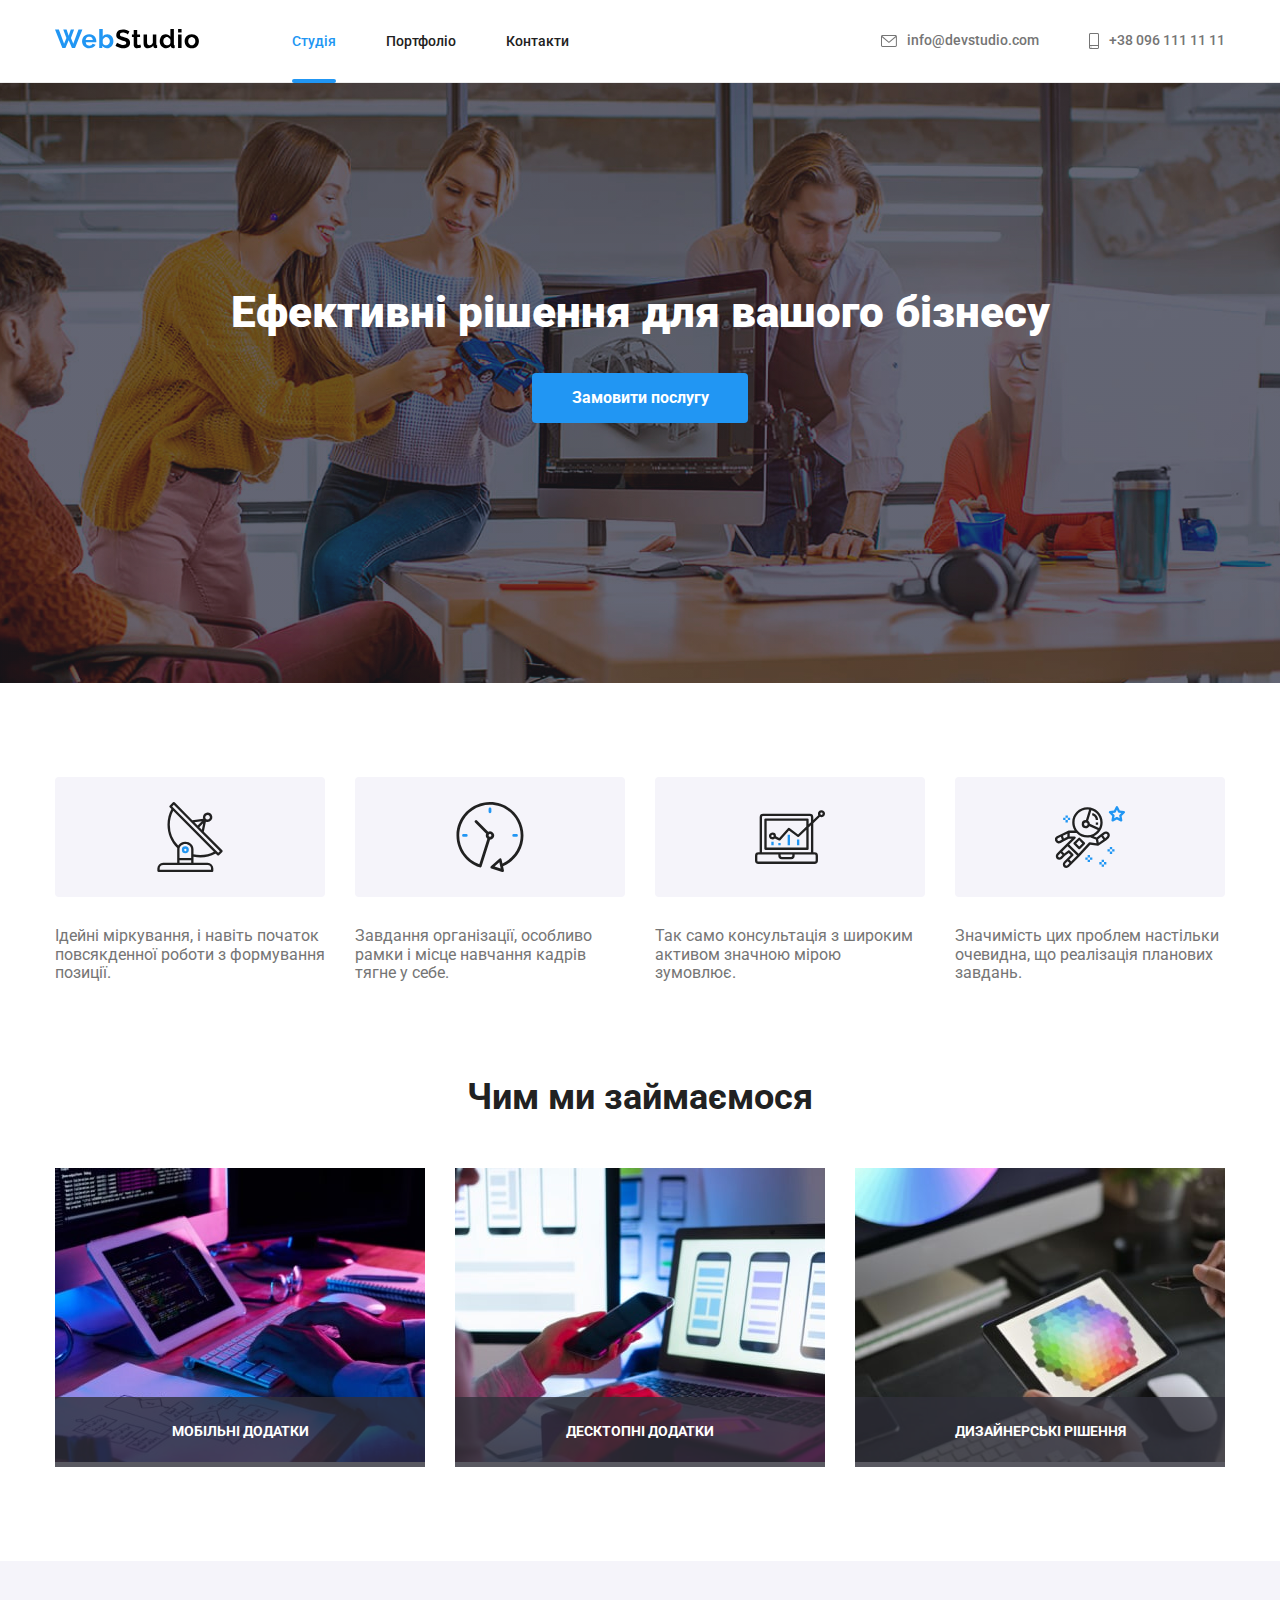
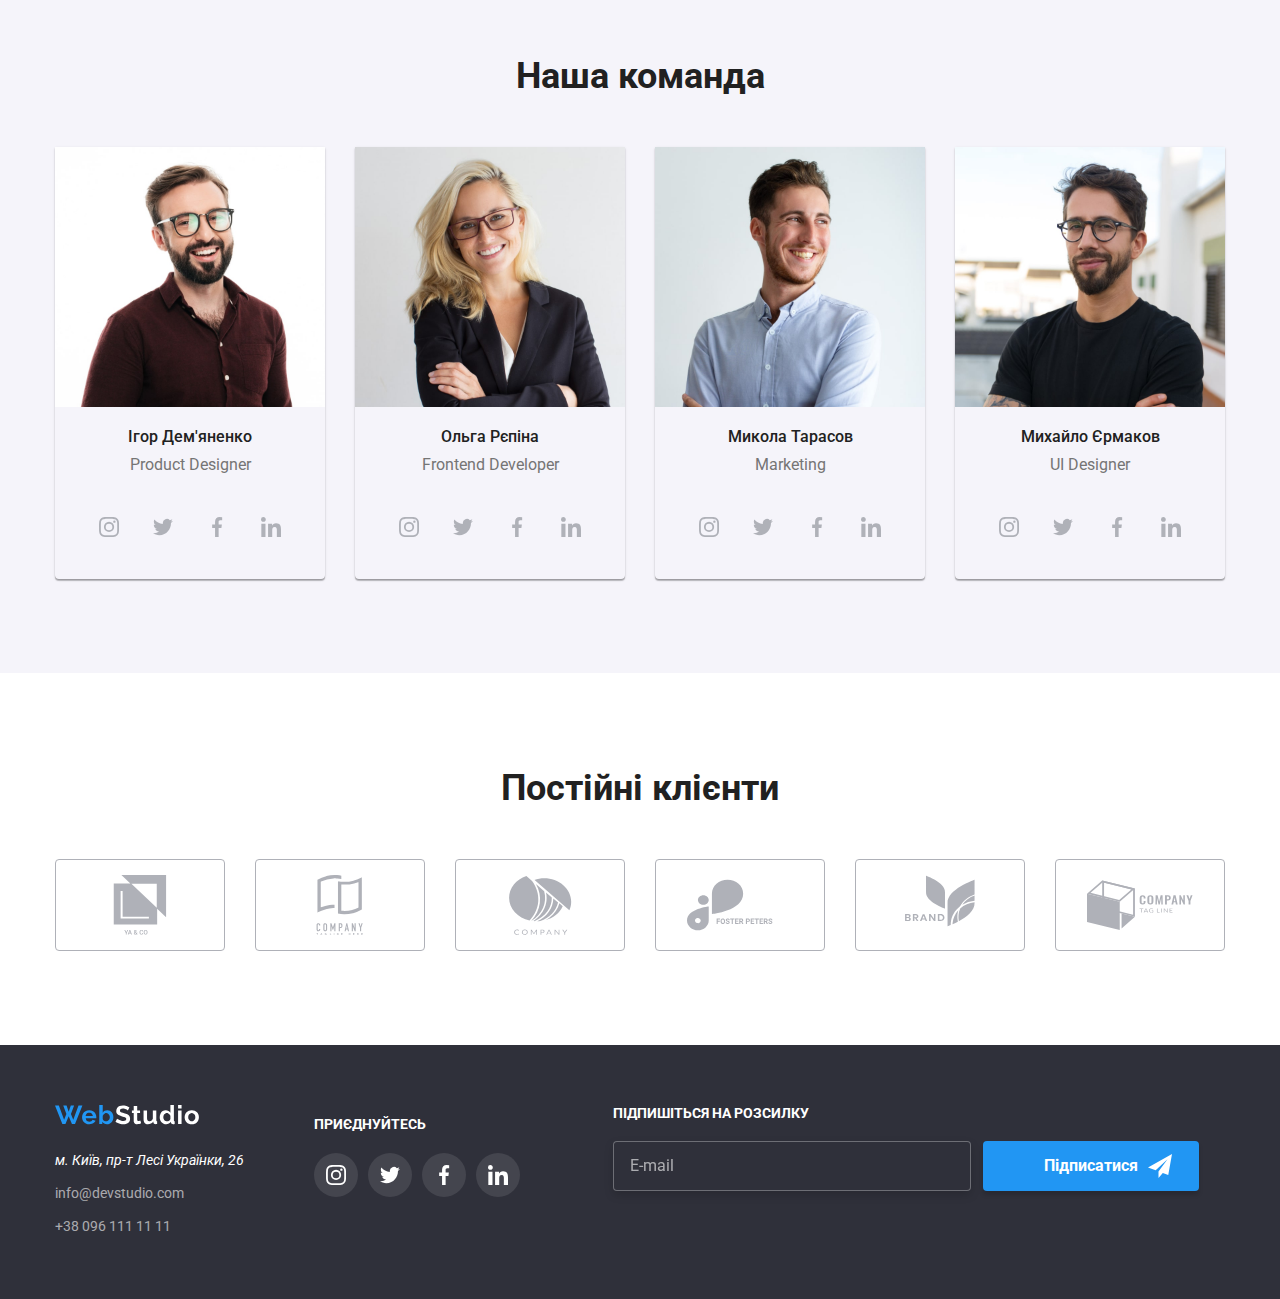
<file: index.html>
<!DOCTYPE html>
<html lang="uk">
  <head>
    <meta charset="UTF-8" />
    <meta http-equiv="X-UA-Compatible" content="IE=edge" />
    <meta name="viewport" content="width=device-width, initial-scale=1.0" />
    <title>Студія</title>
    <link
      rel="stylesheet"
      href="https://cdnjs.cloudflare.com/ajax/libs/modern-normalize/1.1.0/modern-normalize.css"
    />
    <link rel="stylesheet" href="./css/main.min.css" />
    <link rel="preconnect" href="https://fonts.googleapis.com" />
    <link rel="preconnect" href="https://fonts.gstatic.com" crossorigin />
    <link
      href="https://fonts.googleapis.com/css2?family=Raleway:wght@700&family=Roboto:wght@400;500;700;900&display=swap"
      rel="stylesheet"
    />
  </head>
  <body class="page">
    <header class="page-header">
      <nav class="container main-nav">
        <a href="index.html">
          <img src="./imges/logo.svg" alt="Logo" />
        </a>
        <ul class="site-nav list">
          <li class="site-nav__item">
            <a class="site-nav__link site-nav__link--curent" href="./index.html">Студія</a>
          </li>
          <li class="site-nav__item">
            <a class="site-nav__link" href="./portfolio.html">Портфоліо</a>
          </li>
          <li class="site-nav__item">
            <a class="site-nav__link" href="#">Контакти</a></li>
        </ul>
        <ul class="auth-nav list">
          <li class="auth-nav__item">
            <a class="auth-nav__link" href="mailto:info@devstudio.com">
              <svg class="auth-nav__icon" width="16" height="12">
                <use href="./imges/icons.svg#envelope"></use></svg><span>info@devstudio.com</span>
            </a>
          </li>
          <li class="auth-nav__item">
            <a class="auth-nav__link" href="tel:+380961111111">
              <svg class="auth-nav__icon" width="10" height="16">
                <use href="./imges/icons.svg#smartphone"></use></svg><span>+38 096 111 11 11</span></a
            >
          </li>
        </ul>
      </nav>
    </header>
    <main>
      <!-- Hero -->
      <section class="hero">
        <h1 class="hero__title">Ефективні рішення для вашого бізнесу</h1>
        <button class="hero__button button " type="button" data-modal-open>
          Замовити послугу
        </button>
      </section>
      <!--Головні риси працівників-->
      <section class="features section">
        <div class="container">
          <h2 class=" features__title ">Головні риси працівників</h2>
          <ul class="features__list">
            <li class="features__item">
              <div class="features__icon-bcg">
                <svg class="features__icon" width="70" height="70">
                  <use href="./imges/icons.svg#antenna"></use>
                </svg>
              </div>
              <h3 class="features__title">УВАГА ДО ДЕТАЛЕЙ</h3>
              <p class="features__text">
                Ідейні міркування, і навіть початок повсякденної роботи з
                формування позиції.
              </p>
            </li>
            <li class="features__item">
              <div class="features__icon-bcg">
                <svg class="features__icon" width="70" height="70">
                  <use href="./imges/icons.svg#clock"></use>
                </svg>
              </div>
              <h3 class="features__title">ПУНКТУАЛЬНІСТЬ</h3>
              <p class="features__text">
                Завдання організації, особливо рамки і місце навчання кадрів
                тягне у себе.
              </p>
            </li>
            <li class="features__item">
              <div class="features__icon-bcg">
                <svg class="features__icon" width="70" height="70">
                  <use href="./imges/icons.svg#diagram"></use>
                </svg>
              </div>
              <h3 class="features__title">ПЛАНУВАННЯ</h3>
              <p class="features__text">
                Так само консультація з широким активом значною мірою зумовлює.
              </p>
            </li>
            <li class="features__item">
              <div class="features__icon-bcg">
                <svg class="features__icon" width="70" height="70">
                  <use href="./imges/icons.svg#astronaut"></use>
                </svg>
              </div>
              <h3 class="features__title">СУЧАСНІ ТЕХНОЛОГІЇ</h3>
              <p class="features__text">
                Значимість цих проблем настільки очевидна, що реалізація
                планових завдань.
              </p>
            </li>
          </ul>
        </div>
      </section>
      <!--Чим ми займаємося-->
      <section class="work section ">
        <div class="container">
          <h2 class="section-title">Чим ми займаємося</h2>
          <ul class="work__list">
            <li class="work__item">
              <img src="./imges/img1-min.jpg" alt="комп'ютер" width="370" />
              <p class="work__text">Мобільні додатки</p>
            </li>
            <li class="work__item">
              <img src="./imges/img2-min.jpg" alt="телефон" width="370" />
              <p class="work__text">Десктопні додатки</p>
            </li>
            <li class="work__item">
              <img src="./imges/img3-min.jpg" alt="планшет" width="370" />
              <p class="work__text">Дизайнерські рішення</p>
            </li>
          </ul>
        </div>
      </section>
      <!--Наша команда-->
      <section class="section employee">
        <div class="container">
          <h2 class=" section-title">Наша команда</h2>
          <ul class="employee__list">
            <li class="employee__item">
              <img src="./imges/Igor.jpg" alt="Ігор" width="270" />
              <h3 class="employee__title">Ігор Дем'яненко</h3>
              <p class="employee__text" lang="en">Product Designer</p>
              <ul class="employee__socials list">
                <li class="employee__social">
                  <a class="employee__link " href="">
                    <svg class="employee__icon" width="20" height="20">
                      <use href="./imges/icons.svg#instagram"></use>
                    </svg>
                  </a>
                </li>
                <li class="employee__social">
                  <a class="employee__link " href="">
                    <svg class="employee__icon" width="20" height="20">
                      <use href="./imges/icons.svg#twitter"></use>
                    </svg>
                  </a>
                </li>
                <li class="employee__social">
                  <a class="employee__link " href="">
                    <svg class="employee__icon" width="20" height="20">
                      <use href="./imges/icons.svg#facebook"></use>
                    </svg>
                  </a>
                </li>
                <li class="employee__social">
                  <a class="employee__link " href="">
                    <svg class="employee__icon" width="20" height="20">
                      <use href="./imges/icons.svg#linkedin"></use>
                    </svg>
                  </a>
                </li>
              </ul>
            </li>
            <li class="employee__item">
              <img src="./imges/Olga.jpg" alt="Ольга" width="270" />
              <h3 class="employee__title">Ольга Рєпіна</h3>
              <p class="employee__text" lang="en">Frontend Developer</p>
              <ul class="employee__socials list">
                <li class="employee__social">
                  <a class="employee__link" href="">
                    <svg class="employee__icon" width="20" height="20">
                      <use href="./imges/icons.svg#instagram"></use>
                    </svg>
                  </a>
                </li>
                <li class="employee__social">
                  <a class="employee__link" href="">
                    <svg class="employee__icon" width="20" height="20">
                      <use href="./imges/icons.svg#twitter"></use>
                    </svg>
                  </a>
                </li>
                <li class="employee__social">
                  <a class="employee__link" href="">
                    <svg class="employee__icon" width="20" height="20">
                      <use href="./imges/icons.svg#facebook"></use>
                    </svg>
                  </a>
                </li>
                <li class="employee__social">
                  <a class="employee__link" href="">
                    <svg class="employee__icon" width="20" height="20">
                      <use href="./imges/icons.svg#linkedin"></use>
                    </svg>
                  </a>
                </li>
              </ul>
            </li>
            <li class="employee__item">
              <img src="./imges/Mikola.jpg" alt="Микола" width="270" />
              <h3 class="employee__title">Микола Тарасов</h3>
              <p class="employee__text" lang="en">Marketing</p>
              <ul class="employee__socials list">
                <li class="employee__social">
                  <a class="employee__link" href="">
                    <svg class="employee__icon" width="20" height="20">
                      <use href="./imges/icons.svg#instagram"></use>
                    </svg>
                  </a>
                </li>
                <li class="employee__social">
                  <a class="employee__link" href="">
                    <svg class="employee__icon" width="20" height="20">
                      <use href="./imges/icons.svg#twitter"></use>
                    </svg>
                  </a>
                </li>
                <li class="employee__social">
                  <a class="employee__link" href="">
                    <svg class="employee__icon" width="20" height="20">
                      <use href="./imges/icons.svg#facebook"></use>
                    </svg>
                  </a>
                </li>
                <li class="employee__social">
                  <a class="employee__link" href="">
                    <svg class="employee__icon" width="20" height="20">
                      <use href="./imges/icons.svg#linkedin"></use>
                    </svg>
                  </a>
                </li>
              </ul>
            </li>
            <li class="employee__item">
              <img src="./imges/Mihaylo.jpg" alt="Михайло" width="270" />
              <h3 class="employee__title">Михайло Єрмаков</h3>
              <p class="employee__text" lang="en">UI Designer</p>
              <ul class="employee__socials list">
                <li class="employee__social">
                  <a class="employee__link" href="">
                    <svg class="employee__icon" width="20" height="20">
                      <use href="./imges/icons.svg#instagram"></use>
                    </svg>
                  </a>
                </li>
                <li class="employee__social">
                  <a class="employee__link" href="">
                    <svg class="employee__icon" width="20" height="20">
                      <use href="./imges/icons.svg#twitter"></use>
                    </svg>
                  </a>
                </li>
                <li class="employee__social">
                  <a class="employee__link" href="">
                    <svg class="employee__icon" width="20" height="20">
                      <use href="./imges/icons.svg#facebook"></use>
                    </svg>
                  </a>
                </li>
                <li class="employee__social">
                  <a class="employee__link" href="">
                    <svg class="employee__icon" width="20" height="20">
                      <use href="./imges/icons.svg#linkedin"></use>
                    </svg>
                  </a>
                </li>
              </ul>
            </li>
          </ul>
        </div>
      </section>
      <!-- Наші клієнти -->
      <section class="section clients">
        <div class="container">
          <h2 class="section-title">Постійні клієнти</h2>
          <ul class="clients__list">
            <li class="clients__item">
              <a class="clients__link" href=""
                ><svg class="clients__icon" width="106" height="60">
                  <use href="./imges/icons.svg#group1"></use></svg></a>
            </li>
            <li class="clients__item">
              <a class="clients__link" href=""
                ><svg class="clients__icon" width="106" height="60">
                  <use href="./imges/icons.svg#group2"></use></svg></a>
            </li>
            <li class="clients__item">
              <a class="clients__link" href=""
                ><svg class="clients__icon" width="106" height="60">
                  <use href="./imges/icons.svg#group3"></use></svg></a>
            </li>
            <li class="clients__item">
              <a class="clients__link" href=""
                ><svg class="clients__icon" width="106" height="60">
                  <use href="./imges/icons.svg#group4"></use></svg></a>
            </li>
            <li class="clients__item">
              <a class="clients__link" href="">
                <svg class="clients__icon" width="106" height="60">
                  <use href="./imges/icons.svg#group5"></use></svg></a>
            </li>
            <li class="clients__item">
              <a class="clients__link" href=""
                ><svg class="clients__icon" width="106" height="60">
                  <use href="./imges/icons.svg#group6"></use></svg></a>
            </li>
          </ul>
        </div>
      </section>
    </main>
    <!-- footer -->
    <footer class="footer">
      <div class="footer__flex container">
        <div>
          <a class="footer__logo" href="index.html"
            ><img src="./imges/logofooter.svg" alt="Logo"
          /></a>
          <address class="footer__address">м. Київ, пр-т Лесі Українки, 26</address>
          <ul class="footer__list list">
            <li class="footer__mail">
              <a class="footer__link" href="mailto:info@devstudio.com"
                >info@devstudio.com</a
              >
            </li>
            <li class="footer__tel">
              <a class="footer__link" href="tel:+380961111111">+38 096 111 11 11</a>
            </li>
          </ul>
        </div>
        <div class="follow">
          <p class="follow__text">Приєднуйтесь</p>
          <ul class="follow__list list">
            <li class="follow__item">
              <a class="follow__link" href="">
                <svg class="follow__icon" width="20" height="20">
                  <use href="./imges/icons.svg#instagram"></use></svg></a>
            </li>
            <li class="follow__item">
              <a class="follow__link" href="">
                <svg class="follow__icon" width="20" height="20">
                  <use href="./imges/icons.svg#twitter"></use></svg></a>
            </li>
            <li class="follow__item">
              <a class="follow__link" href="">
                <svg class="follow__icon" width="20" height="20">
                  <use href="./imges/icons.svg#facebook"></use></svg></a>
            </li>
            <li class="follow__item">
              <a class="follow__link" href=""
                ><svg class="follow__icon" width="20" height="20">
                  <use href="./imges/icons.svg#linkedin"></use></svg></a>
            </li>
          </ul>
        </div>
        <div>
          <!-- form-subscription -->
          <form class="js-speaker-form subscription">
              <label class="subscription__fieldset"  ><span class="subscription__title">Підпишіться на розсилку</span>
               <input class="subscription__email" type="email" name="mail" placeholder="E-mail"/></label>
              <button class="subscription__button button " type="submit"><span class="text">Підписатися</span> 
                <svg class="subscription__icon" width="24" height="24">
                  <use href="./imges/icons.svg#icon-send-1"></use>
                </svg>
              </button>
          </form>
        </div>
      </div>
    </footer>
    <!-- Backdrop -->
    <div class="backdrop is-hidden" data-modal>
      <div class="backdrop__modal">
        <button class="backdrop__button" data-modal-close>&#10005;</button>
        <h2 class="backdrop__title">Залиште свої дані, ми вам передзвонимо</h2>
        <form class="js-speaker-form form">
              <label class="form__fieldset" ><span class="form-title">Ім'я</span>
                <span class="form__aside">
                  <input class="form__info" type="text" name="name" required  />
                <svg class="form__icon" width="18" height="18">
                  <use href="./imges/icons.svg#person-black-18dp-1-1"></use>
                </svg>
                </span>
            </label>
              
              <label class="form__fieldset" >
                <span class="form__title">Телефон</span>
                <span class="form__aside">
                      <input class="form__info" type="tel" name="tel"  required  />
              <svg class="form__icon" width="18" height="18">
                  <use href="./imges/icons.svg#phone-black-18dp-1-1"></use>
                </svg>
                </span>
             </label>
              
              <label class="form__fieldset" >
                <span class="form__title">Пошта</span> 
                <span class="form__aside">
                  <input class="form__info" type="email" name="mail"  required /> 
              <svg class="form__icon" width="18" height="18">
                  <use href="./imges/icons.svg#email-black-18dp-1-1"></use>
                </svg>
                </span>
                </label>
              <label >
                  <span class="form__title">Коментар</span> 
                  <textarea class=" form__text" name="comment" placeholder="Введіть текст"  cols="30" rows="10"></textarea>
              </label>
             <div class="form__checked">
               <input class="form__mark visually-hidden" type="checkbox" name="agry" id="checked-modal" value="agry"/>
                <label class="form__excerpt" for="checked-modal" >
                  Погоджуюся з розсилкою та приймаю <a class="form__link" href="">Умови договору </a>
                </label>
             </div>
              <button class="form__button" type="submit">Відправити
              </button>
          </form>
      </div>
    </div>
    <script src="./js/modal.js"></script>
    <script>
      (() => {
        document
          .querySelector(".js-speaker-form")
          .addEventListener("submit", (e) => {
            e.preventDefault();

            new FormData(e.currentTarget).forEach((value, name) =>
              console.log(`${name}: ${value}`)
            );

            e.currentTarget.reset();
          });
      })();
    </script>
  </body>
</html>
</file>
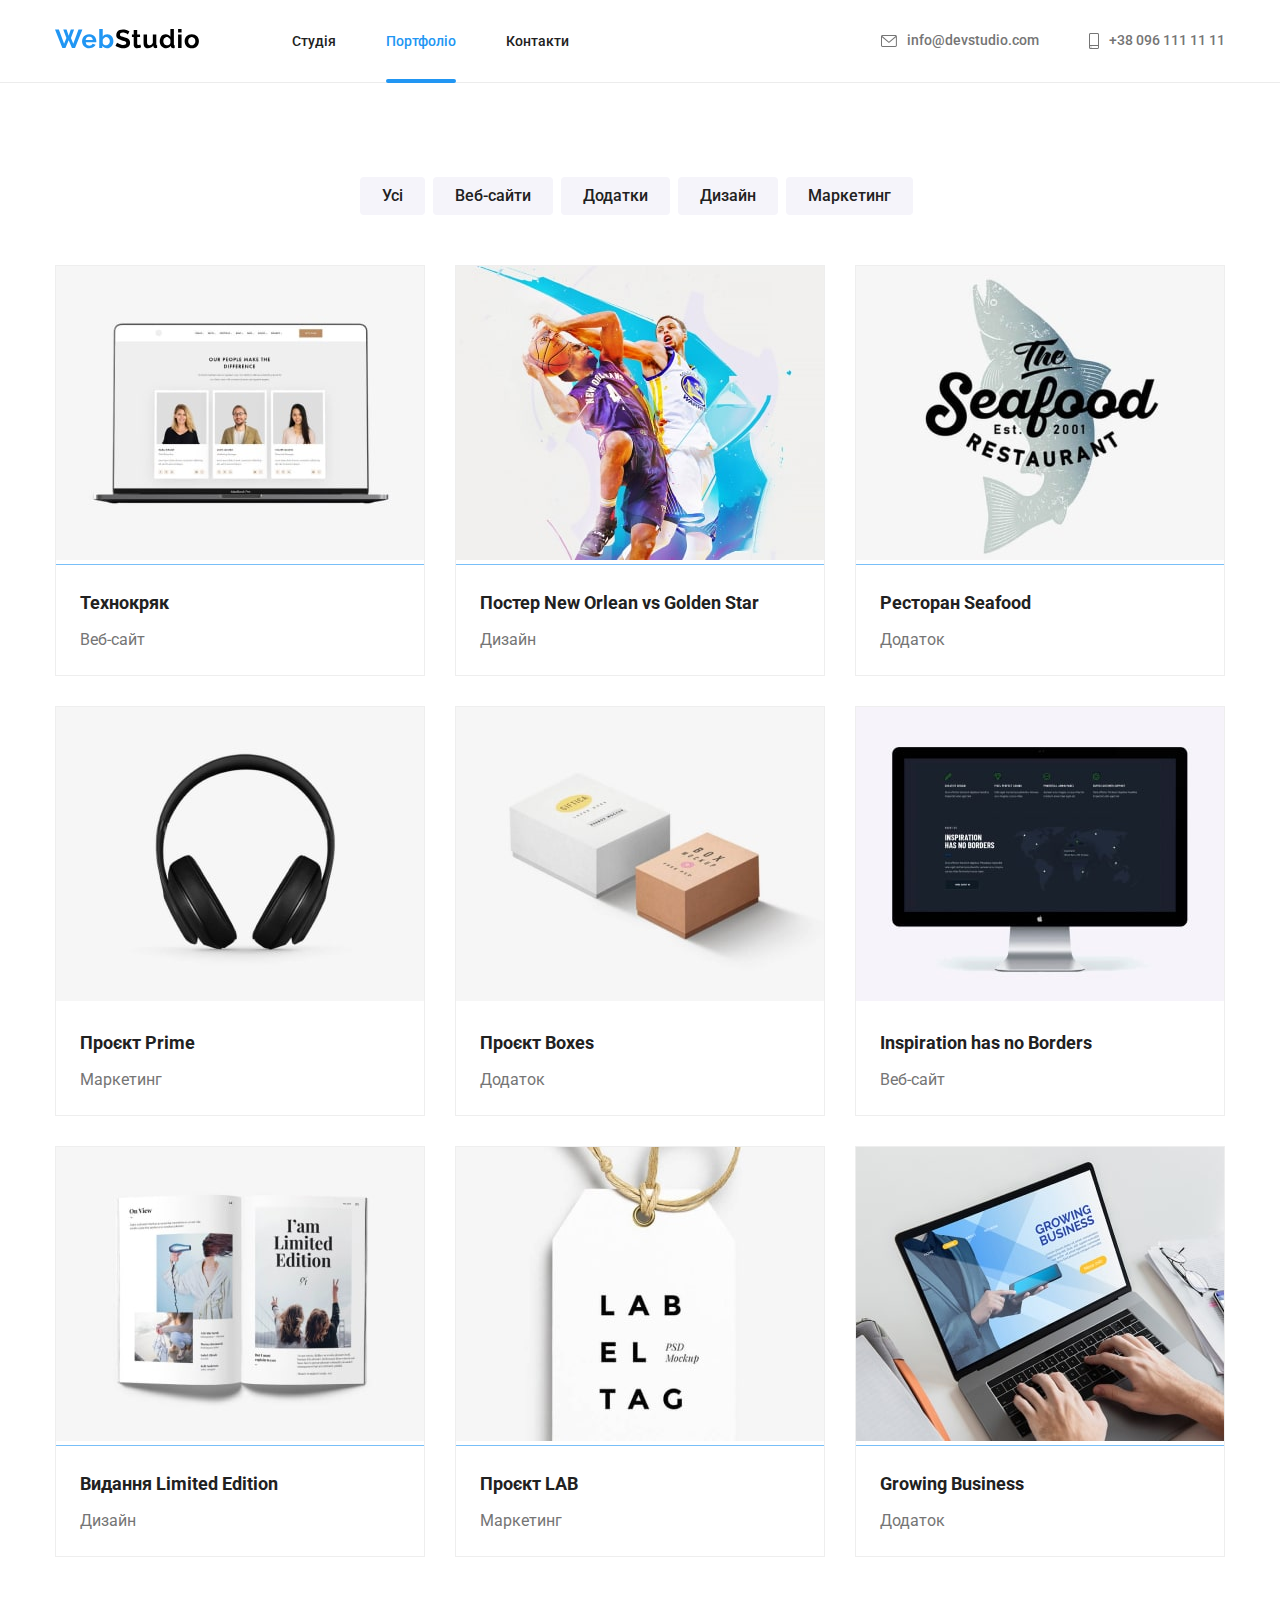
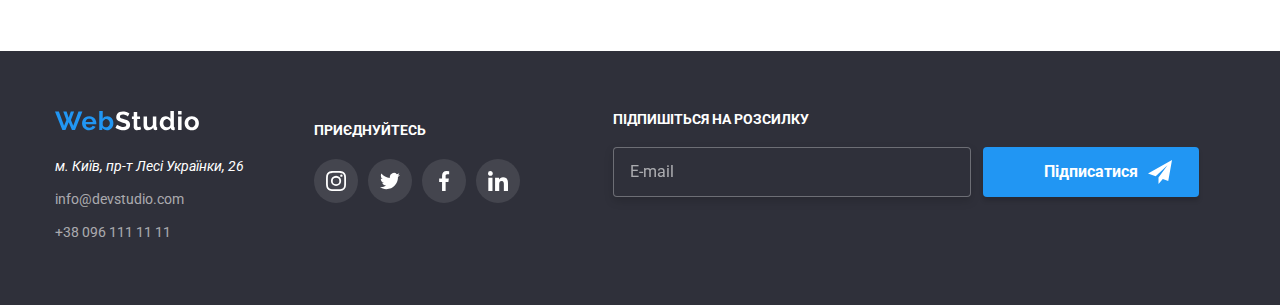
<file: portfolio.html>
<!DOCTYPE html>
<html lang="en">
  <head>
    <meta charset="UTF-8" />
    <meta http-equiv="X-UA-Compatible" content="IE=edge" />
    <meta name="viewport" content="width=device-width, initial-scale=1.0" />
    <title>portfolio</title>
    <link
      rel="stylesheet"
      href="https://cdnjs.cloudflare.com/ajax/libs/modern-normalize/1.1.0/modern-normalize.css"
    />
    <link rel="stylesheet" href="./css/main.min.css" />
    <link rel="preconnect" href="https://fonts.googleapis.com" />
    <link rel="preconnect" href="https://fonts.gstatic.com" crossorigin />
    <link
      href="https://fonts.googleapis.com/css2?family=Raleway:wght@700&family=Roboto:wght@400;500;700;900&display=swap"
      rel="stylesheet"
    />
  </head>
  <body class="page">
    <header class="page-header">
      <nav class="container main-nav">
        <a href="index.html">
          <img src="./imges/logo.svg" alt="Logo" />
        </a>
        <ul class="site-nav list">
          <li class="site-nav__item">
            <a class="site-nav__link " href="./index.html">Студія</a>
          </li>
          <li class="site-nav__item">
            <a class="site-nav__link site-nav__link--curent" href="./portfolio.html">Портфоліо</a>
          </li>
          <li class="site-nav__item">
            <a class="site-nav__link" href="#">Контакти</a>
          </li>
        </ul>
        <ul class="auth-nav list">
          <li class="auth-nav__item">
            <a class="auth-nav__link" href="mailto:info@devstudio.com">
              <svg class="auth-nav__icon" width="16" height="12">
                <use href="./imges/icons.svg#envelope"></use></svg>
                <span>info@devstudio.com</span>
            </a>
          </li>
          <li class="auth-nav__item">
            <a class="auth-nav__link" href="tel:+380961111111">
              <svg class="auth-nav__icon" width="10" height="16">
                <use href="./imges/icons.svg#smartphone"></use></svg>
                <span>+38 096 111 11 11</span></a
            >
          </li>
        </ul>
      </nav>
    </header>
    <main>
      <!-- кнопки -->
      <section class="section">
        <div class="container">
          <div class="nav">
          <ul class="nav__list">
            <li class="nav__item">
              <button class="nav__button button " type="button">Усі</button>
            </li>
            <li class="nav__item">
              <button class="nav__button button" type="button">Веб-сайти</button>
            </li>
            <li class="nav__item">
              <button class="nav__button button" type="button">Додатки</button>
            </li>
            <li class="nav__item">
              <button class="nav__button button" type="button">Дизайн</button>
            </li>
            <li class="nav__item">
              <button class="nav__button button" type="button">Маркетинг</button>
            </li>
          </ul>
          </div>
      <!-- Карточки з продуктами -->
      <div class="product">
          <ul class="product__list">
            <li class="product__item">
              <a href="" class="product__link">
                <div class="product__img">
                  <img
                    class="product__photo"
                    src="./imges/технокряк.jpg"
                    alt="технокряк"
                    width="370"
                  />
                  <div class="product__overlay">
                    <p class="product__actions">
                      Ресурс пропонує комплексні пропозиції з різним рівнем
                      функціоналу та сервісів. Все це дозволить відвідувачу
                      отримати вичерпні відомості про компанію чи приватну
                      особу.
                    </p>
                  </div>
                </div>
                <div class="product__inform">
                  <h3 class="product__title">Технокряк</h3>
                  <p class="product__text">Веб-сайт</p>
                </div>
              </a>
            </li>

            <li class="product__item">
              <a href="" class="product__link">
                <div class="product__img">
                  <img
                    src="./imges/Постер-New-Orlean-vs-Golden-Star.jpg"
                    alt="технокряк"
                    width="370"
                  />
                  <div class="product__overlay">
                    <p class="product__actions">
                      Ресурс пропонує комплексні пропозиції з різним рівнем
                      функціоналу та сервісів. Все це дозволить відвідувачу
                      отримати вичерпні відомості про компанію чи приватну
                      особу.
                    </p>
                  </div>
                </div>
                <div class="product__inform">
                  <h3 class="product__title">Постер New Orlean vs Golden Star</h3>
                  <p class="product__text">Дизайн</p>
                </div>
              </a>
            </li>

            <li class="product__item">
              <a href="" class="product__link">
                <div class="product__img">
                  <img
                    src="./imges/ресторан-Seafood.jpg"
                    alt="технокряк"
                    width="370"
                  />
                  <div class="product__overlay">
                    <p class="product__actions">
                      Ресурс пропонує комплексні пропозиції з різним рівнем
                      функціоналу та сервісів. Все це дозволить відвідувачу
                      отримати вичерпні відомості про компанію чи приватну
                      особу.
                    </p>
                  </div>
                </div>
                <div class="product__inform">
                  <h3 class="product__title">Ресторан Seafood</h3>
                  <p class="product__text">Додаток</p>
                </div>
              </a>
            </li>

            <li class="product__item">
              <a href="" class="product__link">
                <div class="product__img">
                  <img
                    src="./imges/Проєкт-Prime.jpg"
                    alt="технокряк"
                    width="370"
                  />
                  <div class="product__overlay">
                    <p class="product__actions">
                      Ресурс пропонує комплексні пропозиції з різним рівнем
                      функціоналу та сервісів. Все це дозволить відвідувачу
                      отримати вичерпні відомості про компанію чи приватну
                      особу.
                    </p>
                  </div>
                </div>
                <div class="product__inform">
                  <h3 class="product__title">Проєкт Prime</h3>
                  <p class="product__text">Маркетинг</p>
                </div>
              </a>
            </li>

            <li class="product__item">
              <a href="" class="product__link">
                <div class="product__img">
                  <img
                    src="./imges/Проєкт-Boxes.jpg"
                    alt="технокряк"
                    width="370"
                  />
                  <div class="product__overlay">
                    <p class="product__actions">
                      Ресурс пропонує комплексні пропозиції з різним рівнем
                      функціоналу та сервісів. Все це дозволить відвідувачу
                      отримати вичерпні відомості про компанію чи приватну
                      особу.
                    </p>
                  </div>
                </div>
                <div class="product__inform">
                  <h3 class="product__title">Проєкт Boxes</h3>
                  <p class="product__text">Додаток</p>
                </div>
              </a>
            </li>

            <li class="product__item">
              <a href="" class="product__link">
                <div class="product__img">
                  <img
                    src="./imges/Inspiration-has-no-Borders.jpg"
                    alt="технокряк"
                    width="370"
                  />
                  <div class="product__overlay">
                    <p class="product__actions">
                      Ресурс пропонує комплексні пропозиції з різним рівнем
                      функціоналу та сервісів. Все це дозволить відвідувачу
                      отримати вичерпні відомості про компанію чи приватну
                      особу.
                    </p>
                  </div>
                </div>
                <div class="product__inform">
                  <h3 class="product__title">Inspiration has no Borders</h3>
                  <p class="product__text">Веб-сайт</p>
                </div>
              </a>
            </li>

            <li class="product__item">
              <a href="" class="product__link">
                <div class="product__img">
                  <img
                    src="./imges/Видання-Limited-Edition.jpg"
                    alt="технокряк"
                    width="370"
                  />
                  <div class="product__overlay">
                    <p class="product__actions">
                      Ресурс пропонує комплексні пропозиції з різним рівнем
                      функціоналу та сервісів. Все це дозволить відвідувачу
                      отримати вичерпні відомості про компанію чи приватну
                      особу.
                    </p>
                  </div>
                </div>
                <div class="product__inform">
                  <h3 class="product__title">Видання Limited Edition</h3>
                  <p class="product__text">Дизайн</p>
                </div>
              </a>
            </li>

            <li class="product__item">
              <a href="" class="product__link">
                <div class="product__img">
                  <img
                    src="./imges/Проєкт-LAB.jpg"
                    alt="технокряк"
                    width="370"
                  />
                  <div class="product__overlay">
                    <p class="product__actions">
                      Ресурс пропонує комплексні пропозиції з різним рівнем
                      функціоналу та сервісів. Все це дозволить відвідувачу
                      отримати вичерпні відомості про компанію чи приватну
                      особу.
                    </p>
                  </div>
                </div>
                <div class="product__inform">
                  <h3 class="product__title">Проєкт LAB</h3>
                  <p class="product__text">Маркетинг</p>
                </div>
              </a>
            </li>

            <li class="product__item">
              <a href="" class="product__link">
                <div class="product__img">
                  <img
                    src="./imges/Growing-Business.jpg"
                    alt="технокряк"
                    width="370"
                  />
                  <div class="product__overlay">
                    <p class="product__actions">
                      Ресурс пропонує комплексні пропозиції з різним рівнем
                      функціоналу та сервісів. Все це дозволить відвідувачу
                      отримати вичерпні відомості про компанію чи приватну
                      особу.
                    </p>
                  </div>
                </div>
                <div class="product__inform">
                  <h3 class="product__title">Growing Business</h3>
                  <p class="product__text">Додаток</p>
                </div>
              </a>
            </li>
          </ul>
          </div>
        </div>
      </section>
    </main>
    <!-- Foother -->
    <footer class="footer">
      <div class="footer__flex container">
        <div>
          <a class="footer__logo" href="index.html"
            ><img src="./imges/logofooter.svg" alt="Logo"
          /></a>
          <address class="footer__address">
            м. Київ, пр-т Лесі Українки, 26
          </address>
          <ul class="footer__list list">
            <li class="footer__mail">
              <a class="footer__link" href="mailto:info@devstudio.com"
                >info@devstudio.com</a
              >
            </li>
            <li class="footer__tel">
              <a class="footer__link" href="tel:+380961111111"
                >+38 096 111 11 11</a
              >
            </li>
          </ul>
        </div>
        <div class="follow">
          <p class="follow__text">Приєднуйтесь</p>
          <ul class="follow__list list">
            <li class="follow__item">
              <a class="follow__link" href="">
                <svg class="follow__icon" width="20" height="20">
                  <use href="./imges/icons.svg#instagram"></use></svg></a>
            </li>
            <li class="follow__item">
              <a class="follow__link" href="">
                <svg class="follow__icon" width="20" height="20">
                  <use href="./imges/icons.svg#twitter"></use></svg></a>
            </li>
            <li class="follow__item">
              <a class="follow__link" href="">
                <svg class="follow__icon" width="20" height="20">
                  <use href="./imges/icons.svg#facebook"></use></svg></a>
            </li>
            <li class="follow__item">
              <a class="follow__link" href=""
                ><svg class="follow__icon" width="20" height="20">
                  <use href="./imges/icons.svg#linkedin"></use></svg></a>
            </li>
          </ul>
        </div>
        <div>
          <!-- form-subscription -->
          <form class="js-speaker-form subscription">
            <label class="subscription__fieldset"
              ><span class="subscription__title">Підпишіться на розсилку</span>
              <input
                class="subscription__email"
                type="email"
                name="mail"
                placeholder="E-mail"
            /></label>
            <button class="subscription__button button" type="submit">
              <span class="text">Підписатися</span>
              <svg class="subscription__icon" width="24" height="24">
                <use href="./imges/icons.svg#icon-send-1"></use>
              </svg>
            </button>
          </form>
        </div>
      </div>
    </footer>
  </body>
</html>
</file>
<file: css/main.min.css>
:root{--primary-text-color: #757575;--title-text-color: #212121;--accent-color: #2196F3;--ptimary-white-color: #fff}.page{background-color:var(--ptimary-bgc-color);color:var(--primary-text-color);font-family:"Roboto",sans-serif;margin:o}.list{list-style:none;padding:0;margin:0}.container{margin-left:auto;margin-right:auto;width:1200px;padding-left:15px;padding-right:15px}.section{padding-top:94px;padding-bottom:94px}.visually-hidden{position:absolute;width:1px;height:1px;margin:-1px;border:0;padding:0;white-space:nowrap;-webkit-clip-path:inset(100%);clip-path:inset(100%);clip:rect(0 0 0 0);overflow:hidden}.section-title{color:var(--title-text-color);font-weight:700;font-size:36px;line-height:1.17;margin-top:0;margin-bottom:50px;text-align:center}.button{display:inline-block;font-weight:700;font-size:16px;line-height:1.88;cursor:pointer;border-radius:4px;padding:10px 32px;min-width:216px;text-align:center;border:rgba(0,0,0,0)}.backdrop{position:fixed;top:0;left:0;width:100%;height:100%;background-color:rgba(0,0,0,.2);opacity:1;transition:opacity 250ms cubic-bezier(0.4, 0, 0.2, 1)}.backdrop.is-hidden{opacity:0;pointer-events:none}.backdrop.is-hidden .backdrop__modal{transform:translate(-50%, -50%) scale(0, 9)}.backdrop__modal{width:528px;height:581px;padding:40px 39px 40px 41px;position:absolute;top:50%;left:50%;background-color:#fff;box-shadow:0px 1px 3px rgba(0,0,0,.12),0px 1px 1px rgba(0,0,0,.14),0px 2px 1px rgba(0,0,0,.2);border-radius:4px;transform:translate(-50%, -50%) scale(1);transition:transform 250ms cubic-bezier(0.4, 0, 0.2, 1)}.backdrop__title{font-weight:700;font-size:20px;line-height:1.15;margin-top:0;margin-bottom:0;text-align:center;color:var(--title-text-color);margin-bottom:12px}.backdrop__button{position:absolute;top:8px;right:8px;border-radius:50%;padding:10px;border:1px solid rgba(0,0,0,.1);background-color:var(--ptimary-white-color);cursor:pointer;transition:color 250ms cubic-bezier(0.4, 0, 0.2, 1)}.backdrop__button:hover{color:var(--accent-color)}.form__fieldset{display:flex;margin-bottom:10px;flex-direction:column}.form__aside{position:relative}.form__aside::-moz-placeholder{padding:12px 16px}.form__aside:-ms-input-placeholder{padding:12px 16px}.form__aside::placeholder{padding:12px 16px}.form__info{border:1px solid rgba(33,33,33,.2);border-radius:4px;width:100%;height:40px;padding-left:32px;outline:none;transition:border 250ms cubic-bezier(0.4, 0, 0.2, 1)}.form__info:focus{border:1px solid #2196f3}.form__title{font-weight:400;font-size:12px;line-height:1,16;color:#757575;margin-bottom:4px}.form__icon{position:absolute;left:12px;top:11px;fill:var(--title-text-color);transition:fill 250ms cubic-bezier(0.4, 0, 0.2, 1)}.form__info:focus+.form__icon{fill:var(--accent-color)}.form__text{resize:none;width:448px;height:120px;margin-bottom:20px;border:1px solid rgba(33,33,33,.2);border-radius:4px;padding:12px 16px;transition:border 250ms cubic-bezier(0.4, 0, 0.2, 1);outline:none}.form__text:focus{border:1px solid #2196f3}.form__checked{margin-right:7px;margin-left:13px;align-items:center;margin-bottom:30px}.form__excerpt{display:flex;font-size:14px;line-height:1.71;align-items:center}.form__excerpt::before{content:" ";display:flex;width:16px;height:15px;margin-right:8px;border:2px solid #000;border-radius:2px}.form__link{color:#2196f3}.form__mark:checked+.form__excerpt::before{background-color:var(--accent-color);border:none;background-image:url(../imges/Vector.svg);background-repeat:no-repeat;background-position:center}.form__button{padding:10px 52px;margin-left:124px;font-weight:700;font-size:16px;line-height:1.88;display:flex;align-items:center;text-align:center;letter-spacing:.06em;color:#fff;background:#188ce8;box-shadow:0px 4px 4px rgba(0,0,0,.15);border-radius:4px;border:none;cursor:pointer}.page-header{border-bottom:1px solid #ececec}.main-nav{display:flex;align-items:center}.site-nav{display:flex;margin-left:93px}.site-nav__item:not(:last-child){margin-right:50px}.site-nav__link{display:block;position:relative;padding-top:32px;padding-bottom:32px;color:var(--title-text-color);font-weight:500;font-size:14px;line-height:1.3;text-decoration:none;transition-property:color;transition-duration:250ms;transition-timing-function:cubic-bezier(0.4, 0, 0.2, 1)}.site-nav__link:hover,.site-nav__link:focus{color:var(--accent-color)}.site-nav__link--curent{color:var(--accent-color)}.site-nav__link--curent::after{position:absolute;content:"";display:block;width:100%;height:4px;background-color:var(--accent-color);border-radius:2px;margin-top:29px}.auth-nav{display:flex;margin-left:auto}.auth-nav__item:not(:last-child){margin-right:50px}.auth-nav__link{color:var(--primary-text-color);font-weight:500;font-size:14px;line-height:1.14;text-decoration:none;display:flex;align-items:center;transition:color 250ms cubic-bezier(0.4, 0, 0.2, 1)}.auth-nav__link:hover,.auth-nav__link:focus{color:var(--accent-color)}.auth-nav__icon{fill:currentColor;margin-right:10px}.hero{text-align:center;padding-top:200px;padding-bottom:200px;margin-left:auto;margin-right:auto;max-width:1600px;min-height:600px;background-color:#c4c4c4;background-image:linear-gradient(rgba(47, 48, 58, 0.4), rgba(47, 48, 58, 0.4)),url(../imges/hero-bg.jpg);background-repeat:no-repeat;background-size:cover;background-position:center}.hero__title{margin-top:0;margin-bottom:30px;color:#fff;font-style:400;font-weight:900;font-size:44px;line-height:1.36}.hero__button{color:var(--ptimary-white-color);background-color:#2196f3;transition:background-color 250ms cubic-bezier(0.4, 0, 0.2, 1)}.hero__button:hover,.hero__button:focus{background-color:#188ce8}.features__title{display:none}.features__list{display:flex;margin-top:0px;margin-bottom:0px;padding-left:0;list-style:none}.features__item:not(:last-child){margin-right:30px}.features__icon-bcg{width:270px;height:120px;display:flex;align-items:center;justify-content:center;background-color:#f5f4fa;border-radius:4px;margin-bottom:30px}.features__title{color:var(--title-text-color);font-weight:700;font-size:14px;line-height:1.14;margin-top:0;margin-bottom:10}.features__text{margin-top:0;margin-bottom:0}.work{padding-top:0}.work__list{display:flex;list-style:none;margin-top:0;margin-bottom:0;padding-left:0}.work__item{position:relative}.work__item:not(:last-child){margin-right:30px}.work__text{width:370px;height:70px;margin:0;position:absolute;bottom:0;left:0;font-weight:700;font-size:14px;line-height:1.14;text-align:center;padding-top:27px;text-transform:uppercase;color:var(--ptimary-white-color);background-color:rgba(47,48,58,.8)}.section.employee{background-color:#f5f4fa}.employee__list{display:flex;list-style:none;margin:0;padding-bottom:0;padding-left:0}.employee__item{padding-bottom:30px;box-shadow:0px 1px 3px rgba(0,0,0,.12),0px 1px 1px rgba(0,0,0,.14),0px 2px 1px rgba(0,0,0,.2);border-radius:0px 0px 4px 4px}.employee__item:not(:last-child){margin-right:30px}.employee__title{color:var(--title-text-color);font-weight:500;font-size:16px;line-height:1.19;margin-bottom:10px;text-align:center}.employee__text{font-size:16px;line-height:1.19x;margin-top:0;margin-bottom:30px;text-align:center}.employee__socials{display:flex;justify-content:center;margin-top:16px}.employee__social{width:44px;height:44px;margin-right:10px;border-radius:50%;transition:background-color 250ms cubic-bezier(0.4, 0, 0.2, 1)}.employee__social:hover,.employee__social:focus{background-color:var(--accent-color)}.employee__social:last-child{margin-right:0}.employee__social:hover .employee__icon,.employee__social:focus .employee__icon{fill:var(--ptimary-white-color)}.employee__link{width:100%;height:100%;display:flex;justify-content:center;align-items:center}.employee__icon{fill:#afb1b8}.clients__list{display:flex;list-style:none;margin:0;padding-bottom:0;padding-left:0;justify-content:center}.clients__item{width:170px;height:92px}.clients__item:not(:last-child){margin-right:30px}.clients__link{width:100%;height:100%;display:flex;align-items:center;justify-content:center;border:1px solid #afb1b8;border-radius:4px;fill:#afb1b8;transition:border 250ms cubic-bezier(0.4, 0, 0.2, 1),fill 250ms cubic-bezier(0.4, 0, 0.2, 1)}.clients__link:hover,.clients__link:focus{border:1px solid var(--accent-color);fill:var(--accent-color)}.footer{background-color:#2f303a;padding-top:60px;padding-bottom:60px}.footer__flex{display:flex}.footer__logo{display:inline-block;margin-top:0px;margin-bottom:20px}.footer__link{color:rgba(255,255,255,.6);font-size:14px;line-height:1.71;text-decoration:none;transition:color 250ms cubic-bezier(0.4, 0, 0.2, 1)}.footer__link:hover,.footer__link:focus{color:var(--accent-color)}.footer__mail{margin-bottom:9px}.footer__address{color:var(--ptimary-white-color);font-size:14px;line-height:1.71;margin-bottom:9px}.follow{margin-left:70px;margin-top:12px}.follow__list{display:flex;list-style:none;margin:0}.follow__item{width:44px;height:44px;background-color:rgba(255,255,255,.1);border-radius:50%;transition:background-color 250ms cubic-bezier(0.4, 0, 0.2, 1)}.follow__item:hover,.follow__item:focus{background-color:var(--accent-color);border-radius:50%}.follow__item:not(:last-child){margin-right:10px}.follow__link{width:100%;height:100%;display:flex;align-items:center;justify-content:center;fill:var(--ptimary-white-color)}.follow__text{margin-top:0;margin-bottom:20px;color:var(--ptimary-white-color);font-weight:700;font-size:14px;line-height:1.14;text-transform:uppercase}.subscription{display:flex;width:358px;margin-left:93px}.subscription__fieldset{display:flex;flex-direction:column}.subscription__email{border:1px solid rgba(255,255,255,.3);filter:drop-shadow(0px 4px 4px rgba(0, 0, 0, 0.15));border-radius:4px;width:358px;color:rgba(255,255,255,.6);background-color:#2f303a;margin-right:12px;padding-top:15px;padding-bottom:15px;padding-left:16px;padding-right:16px}.subscription__email::-moz-placeholder{color:currentColor}.subscription__email:-ms-input-placeholder{color:currentColor}.subscription__email::placeholder{color:currentColor}.subscription__title{display:block;font-weight:700;font-size:14px;line-height:1,14;text-transform:uppercase;color:#fff;margin-bottom:20px}.subscription__button{text-align:center;width:200px;height:50px;margin-top:36px;background-color:var(--accent-color);color:#fff;position:relative;box-shadow:0px 4px 4px rgba(0,0,0,.15);border-radius:4px}.subscription__icon{position:absolute;margin-left:10px;top:13px}.nav__list{display:flex;justify-content:center;list-style:none;padding-left:0;margin-bottom:50px;margin-top:0}.nav__item:not(last-child){margin-right:8px}.nav__button{color:var(--title-text-color);background-color:#f5f4fa;font-weight:500;font-size:16px;line-height:1.63;min-width:auto;padding:6px 22px;transition:background-color 250ms cubic-bezier(0.4, 0, 0.2, 1),box-shadow 250ms cubic-bezier(0.4, 0, 0.2, 1)}.nav__button:hover,.nav__button:focus{color:var(--ptimary-white-color);background-color:var(--accent-color);font-weight:500;font-size:16px;line-height:1.63;box-shadow:0px 3px 1px rgba(0,0,0,.1),0px 1px 2px rgba(0,0,0,.08),0px 2px 2px rgba(0,0,0,.12);border-radius:4px}.product__list{display:flex;flex-wrap:wrap;list-style:none;padding-left:0;margin-top:0;margin-bottom:0}.product__link{text-decoration:none}.product__item{position:relative;width:370px;margin-right:30px;margin-bottom:30px;padding-bottom:20px;background-color:#fff;border:1px solid #eee;transition-property:box-shadow;transition-duration:250ms;transition-timing-function:cubic-bezier(0.4, 0, 0.2, 1)}.product__item:hover{box-shadow:0px 1px 1px rgba(0,0,0,.12),0px 4px 4px rgba(0,0,0,.06),1px 4px 6px rgba(0,0,0,.16)}.product__item:nth-child(3n){margin-right:0}.product__item:nth-last-child(-n+3){margin-bottom:0}.product__img{position:relative;overflow:hidden}.product__overlay{position:absolute;bottom:0;width:100%;height:100%;background-color:var(--accent-color);transform:translateY(100%);transition:transform 250ms cubic-bezier(0.4, 0, 0.2, 1)}.product__item:hover .product__overlay{opacity:.9;transform:translateY(0)}.product__actions{margin:0;font-weight:400;font-size:18px;line-height:1.55;color:var(--ptimary-white-color);padding:63px 24px}.product__inform{padding-right:24px;padding-left:24px}.product__title{color:var(--title-text-color);font-weight:700;font-size:18px;line-height:2;padding-top:20px;margin-top:0;margin-bottom:4px}.product__text{font-size:16px;line-height:1.88;margin-top:0;margin-bottom:0;color:var(--primary-text-color)}/*# sourceMappingURL=main.min.css.map */
</file>
